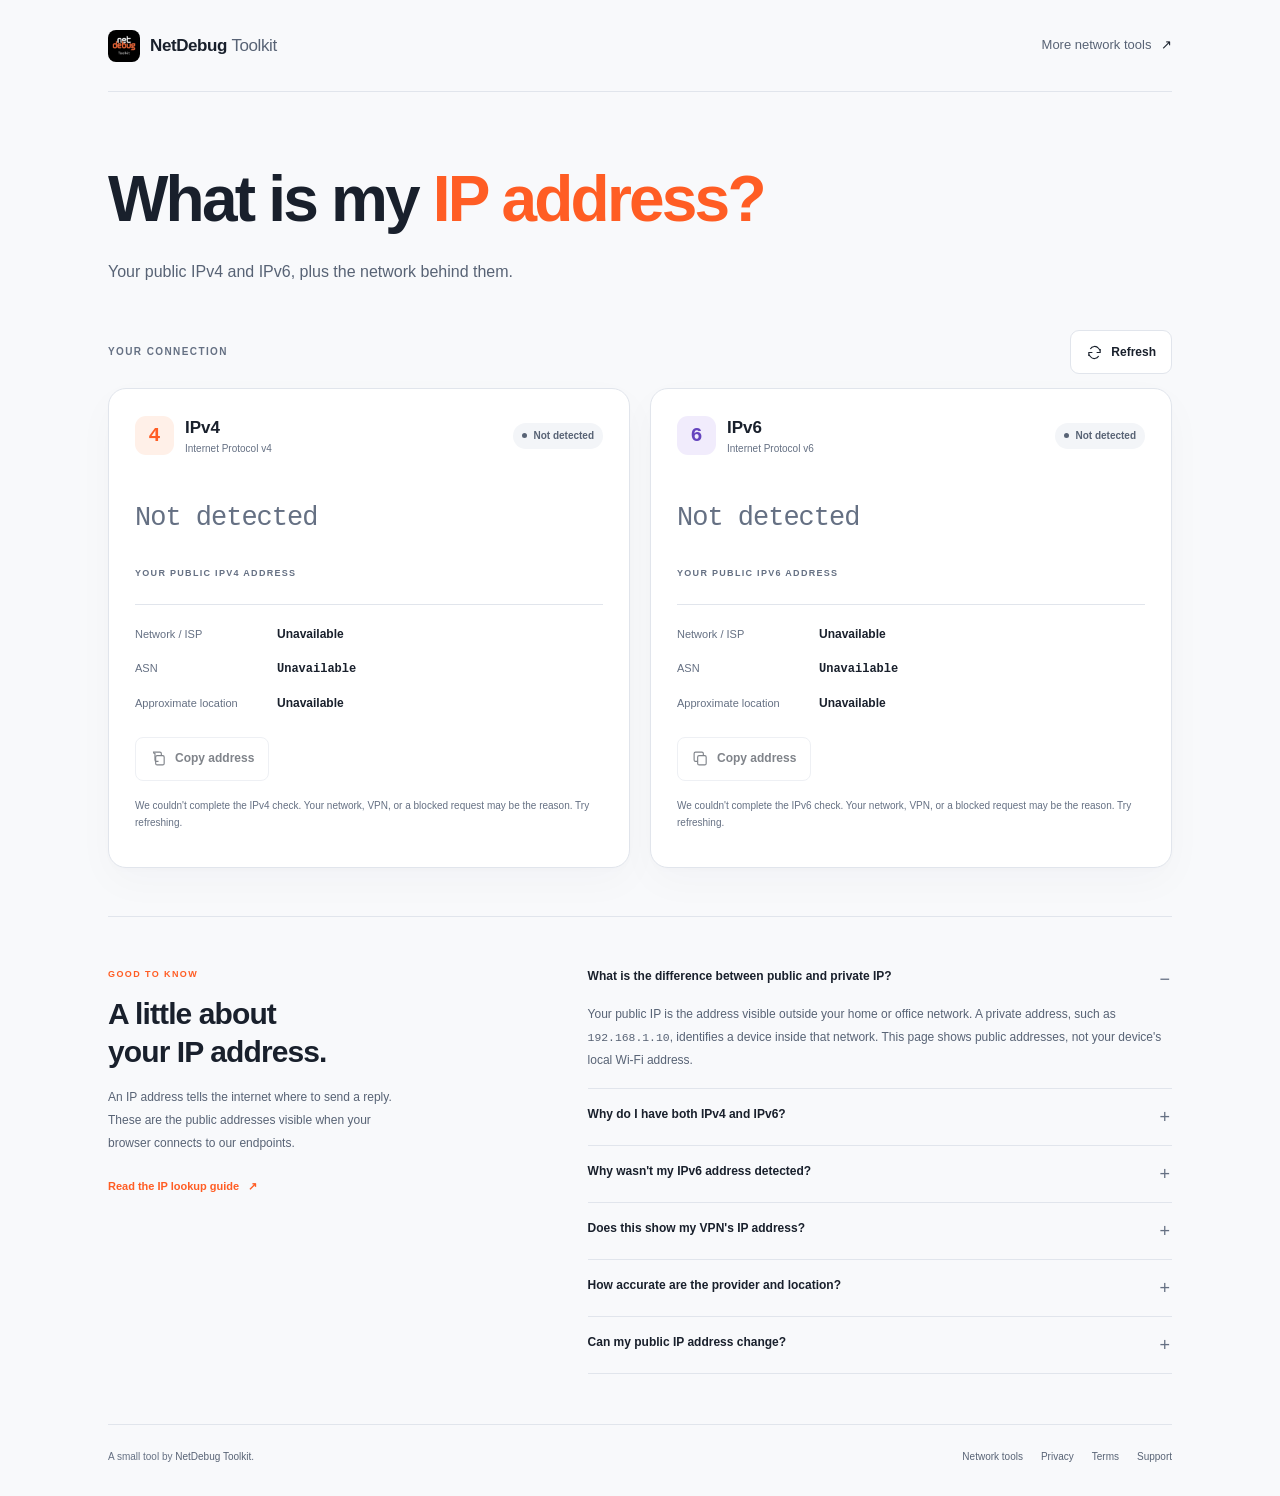
<file: index.html>
<!doctype html><html lang="en"><head><meta charset="utf-8"><meta name="viewport" content="width=device-width,initial-scale=1"><title>What Is My IP Address? IPv4 &amp; IPv6 | NetDebug Toolkit</title><meta name="description" content="See your public IPv4 and IPv6 addresses, network provider, ASN, and approximate location. A free, fast IP checker from NetDebug Toolkit."><link rel="canonical" href="https://ip.netdebug.app/"><meta name="robots" content="index, follow, max-image-preview:large, max-snippet:-1"><meta name="theme-color" content="#f8f9fb" media="(prefers-color-scheme: light)"><meta name="theme-color" content="#0c0f14" media="(prefers-color-scheme: dark)"><meta name="color-scheme" content="light dark"><meta name="referrer" content="strict-origin-when-cross-origin"><meta name="apple-itunes-app" content="app-id=6759454574"><link rel="icon" href="/favicon.ico" sizes="16x16 32x32 48x48"><link rel="icon" type="image/png" href="/assets/favicon-96.png" sizes="96x96"><link rel="apple-touch-icon" href="/apple-touch-icon.png"><link rel="manifest" href="/site.webmanifest"><script src="/assets/analytics.js" defer></script><meta property="og:type" content="website"><meta property="og:site_name" content="NetDebug Toolkit"><meta property="og:locale" content="en_US"><meta property="og:title" content="What Is My IP Address? IPv4 &amp; IPv6 | NetDebug Toolkit"><meta property="og:description" content="Your public IPv4 and IPv6, plus the network behind them. A simple, free IP checker from NetDebug Toolkit."><meta property="og:url" content="https://ip.netdebug.app/"><meta property="og:image" content="https://ip.netdebug.app/assets/og-image.png"><meta property="og:image:width" content="1200"><meta property="og:image:height" content="630"><meta property="og:image:alt" content="What is my IP address? Check your IPv4 and IPv6 with NetDebug Toolkit."><meta name="twitter:card" content="summary_large_image"><meta name="twitter:title" content="What Is My IP Address? IPv4 &amp; IPv6 | NetDebug Toolkit"><meta name="twitter:description" content="Your public IPv4 and IPv6, plus the network behind them. A simple, free IP checker from NetDebug Toolkit."><meta name="twitter:image" content="https://ip.netdebug.app/assets/og-image.png"><meta name="twitter:image:alt" content="What is my IP address? Check your IPv4 and IPv6 with NetDebug Toolkit."><link rel="stylesheet" href="/assets/style.css"><script type="application/ld+json">{"@context":"https://schema.org","@type":"WebSite","@id":"https://ip.netdebug.app/#website","name":"NetDebug Toolkit IP Checker","url":"https://ip.netdebug.app/","inLanguage":"en","publisher":{"@type":"Organization","name":"Developer Insider","url":"https://developerinsider.co/"}}</script><script type="application/ld+json">{"@context":"https://schema.org","@type":"WebApplication","@id":"https://ip.netdebug.app/#checker","name":"Public IPv4 and IPv6 Checker","url":"https://ip.netdebug.app/","description":"Check your public IPv4 and IPv6 addresses independently, with network provider, ASN, and approximate location from Cloudflare.","inLanguage":"en","image":"https://ip.netdebug.app/assets/og-image.png","applicationCategory":"UtilitiesApplication","operatingSystem":"Any","browserRequirements":"JavaScript enabled; internet access required","isAccessibleForFree":true,"offers":{"@type":"Offer","price":0,"priceCurrency":"USD","url":"https://ip.netdebug.app/"},"isPartOf":{"@id":"https://ip.netdebug.app/#website"},"publisher":{"@type":"Organization","name":"Developer Insider","url":"https://developerinsider.co/"},"softwareHelp":{"@type":"TechArticle","url":"https://netdebug.app/docs/public-ip-geo-asn.html","name":"Public IP + Geo/ASN guide"}}</script><script type="module" src="/assets/app.mjs?v=2"></script></head><body><a class="skip-link" href="#main">Skip to content</a><div class="wrap"><header class="nav"><a class="brand" href="https://netdebug.app/" aria-label="NetDebug Toolkit home"><img src="/assets/icon-192.png" width="32" height="32" alt=""> <span>NetDebug <strong>Toolkit</strong></span> </a><a class="nav-link" href="https://netdebug.app">More network tools <span aria-hidden="true">↗</span></a></header><main id="main"><section class="hero" aria-labelledby="page-title"><h1 id="page-title">What is my <span>IP address?</span></h1><p class="intro">Your public IPv4 and IPv6, plus the network behind them.</p></section><section class="checker" aria-label="Your public IP addresses"><div class="checker-toolbar"><p class="section-label">YOUR CONNECTION</p><button class="refresh" type="button" data-refresh disabled><svg class="icon" viewBox="0 0 24 24" fill="none" stroke="currentColor" stroke-width="1.6" aria-hidden="true"><path d="M20 7v5h-5M4 17v-5h5"/><path d="M6.1 7a7 7 0 0 1 11.5-1L20 9M4 15l2.4 3A7 7 0 0 0 17.9 17"/></svg><span>Refresh</span></button></div><noscript><p class="notice">Enable JavaScript to show your addresses here, or open the <a href="https://ipv4.netdebug.app/" rel="nofollow">IPv4 endpoint</a> and <a href="https://ipv6.netdebug.app/" rel="nofollow">IPv6 endpoint</a> directly. An endpoint may be unreachable on your current network.</p></noscript><div class="address-grid"><article class="ip-card" data-family="4" data-state="loading" aria-labelledby="ipv4-title" aria-busy="true" data-nosnippet><div class="card-top"><div class="protocol"><span class="protocol-icon" aria-hidden="true">4</span><h2 id="ipv4-title">IPv4<span>Internet Protocol v4</span></h2></div><p class="status" role="status" aria-live="polite"><span class="status-dot" aria-hidden="true"></span><span data-status>Checking connection</span></p></div><p class="ip-address" data-address>Checking...</p><p class="address-note">YOUR PUBLIC IPV4 ADDRESS</p><dl class="network-details"><div><dt>Network / ISP</dt><dd data-network>Checking...</dd></div><div><dt>ASN</dt><dd class="mono" data-asn>Checking...</dd></div><div><dt>Approximate location</dt><dd data-location>Checking...</dd></div></dl><div class="card-bottom"><button class="copy" type="button" data-copy aria-label="Copy IPv4 address" disabled><svg class="icon" viewBox="0 0 24 24" fill="none" stroke="currentColor" stroke-width="1.6" aria-hidden="true"><rect x="8" y="8" width="12" height="13" rx="2"/><path d="M16 8V5a2 2 0 0 0-2-2H5a2 2 0 0 0 2 2v9a2 2 0 0 0 2 2h3"/></svg><span>Copy address</span></button></div><p class="check-message" data-message></p><p class="copy-feedback" data-copy-feedback role="status" aria-live="polite"></p></article><article class="ip-card" data-family="6" data-state="loading" aria-labelledby="ipv6-title" aria-busy="true" data-nosnippet><div class="card-top"><div class="protocol"><span class="protocol-icon" aria-hidden="true">6</span><h2 id="ipv6-title">IPv6<span>Internet Protocol v6</span></h2></div><p class="status" role="status" aria-live="polite"><span class="status-dot" aria-hidden="true"></span><span data-status>Checking connection</span></p></div><p class="ip-address" data-address>Checking...</p><p class="address-note">YOUR PUBLIC IPV6 ADDRESS</p><dl class="network-details"><div><dt>Network / ISP</dt><dd data-network>Checking...</dd></div><div><dt>ASN</dt><dd class="mono" data-asn>Checking...</dd></div><div><dt>Approximate location</dt><dd data-location>Checking...</dd></div></dl><div class="card-bottom"><button class="copy" type="button" data-copy aria-label="Copy IPv6 address" disabled><svg class="icon" viewBox="0 0 24 24" fill="none" stroke="currentColor" stroke-width="1.6" aria-hidden="true"><rect x="8" y="8" width="12" height="13" rx="2"/><path d="M16 8V5a2 2 0 0 0-2-2H5a2 2 0 0 0-2 2v9a2 2 0 0 0 2 2h3"/></svg><span>Copy address</span></button></div><p class="check-message" data-message></p><p class="copy-feedback" data-copy-feedback role="status" aria-live="polite"></p></article></div></section><section class="explainer" aria-labelledby="understand-title"><div class="explainer-intro"><p class="eyebrow">GOOD TO KNOW</p><h2 id="understand-title">A little about<br>your IP address.</h2><p>An IP address tells the internet where to send a reply. These are the public addresses visible when your browser connects to our endpoints.</p><a class="text-link" href="https://netdebug.app/docs/public-ip-geo-asn.html">Read the IP lookup guide <span aria-hidden="true">↗</span></a></div><div class="faq"><details open><summary>What is the difference between public and private IP?</summary><p>Your public IP is the address visible outside your home or office network. A private address, such as <code>192.168.1.10</code>, identifies a device inside that network. This page shows public addresses, not your device's local Wi-Fi address.</p></details><details><summary>Why do I have both IPv4 and IPv6?</summary><p>IPv4 uses 32-bit addresses, usually written as four numbers separated by dots. IPv6 uses 128-bit addresses written in hexadecimal with colons. Networks that support both can use either, so this page checks each version separately.</p></details><details><summary>Why wasn't my IPv6 address detected?</summary><p>A failed IPv6 check can mean your network has no working IPv6 route. It can also be caused by a VPN, proxy, firewall, DNS filtering, or a temporary endpoint failure. It does not prove that your device or provider cannot support IPv6. Try refreshing or checking another network.</p></details><details><summary>Does this show my VPN's IP address?</summary><p>If your VPN or proxy carries the request, the endpoint sees its public exit address. IPv4 and IPv6 can follow different routes, so you may see different network providers or locations. This page reports the two observed connections and is not a complete VPN leak test.</p></details><details><summary>How accurate are the provider and location?</summary><p>Network and location details come from Cloudflare's IP metadata. The organization may be your ISP, mobile carrier, VPN provider, or another network owner. The city is an estimate and may describe a provider's gateway rather than your location. No GPS or browser location permission is used.</p></details><details><summary>Can my public IP address change?</summary><p>Yes. Changing networks, reconnecting your router, switching a VPN, or your provider's address allocation can change it. On networks with shared public IPv4, several customers may have the same address. Use Refresh to check again.</p></details></div></section></main><footer><p>A small tool by <a href="https://netdebug.app/">NetDebug Toolkit</a>.</p><nav aria-label="Footer"><a href="https://netdebug.app">Network tools</a><a href="https://netdebug.app/privacy.html">Privacy</a><a href="https://netdebug.app/terms.html">Terms</a><a href="https://netdebug.app/support.html">Support</a></nav></footer></div></body></html>
</file>
<file: assets/style.css>
:root{--lightningcss-light:initial;--lightningcss-dark: ;color-scheme:light dark;--bg:#f8f9fb;--surface:#fff;--surface-soft:#f3f5f8;--text:#19202c;--muted:#586375;--subtle:#657083;--line:#e1e5ec;--brand:#ff5d24;--brand-soft:#fff0e8;--purple:#6545be;--purple-soft:#f1ecfc;--green:#24734d;--green-soft:#ecf7f0;--shadow:0 3px 6px #1b254203, 0 14px 40px #1b254207;--mono:ui-monospace, SFMono-Regular, Menlo, Consolas, monospace}@media (prefers-color-scheme:dark){:root{--lightningcss-light: ;--lightningcss-dark:initial;--bg:#0c0f14;--surface:#13171f;--surface-soft:#1b202a;--text:#edf0f5;--muted:#a4aebe;--subtle:#929eaf;--line:#29303c;--brand-soft:#352219;--purple:#baa1ff;--purple-soft:#2a233d;--green:#8cd3a9;--green-soft:#1b3027;--shadow:0 3px 6px #00000008, 0 14px 40px #00000015}}*{box-sizing:border-box}body{background:var(--bg);color:var(--text);-webkit-font-smoothing:antialiased;margin:0;font:15px/1.6 -apple-system,BlinkMacSystemFont,Segoe UI,Roboto,Helvetica,Arial,sans-serif}button,a,summary{-webkit-tap-highlight-color:transparent}button{font:inherit}a{color:var(--brand);text-underline-offset:3px}a:hover{text-decoration-thickness:2px}button,summary{cursor:pointer}:focus-visible{outline:3px solid var(--brand);outline-offset:5px;border-radius:4px}button:disabled{opacity:.55;cursor:default}.wrap{max-width:1120px;margin:auto;padding:0 28px}.skip-link{z-index:5;background:var(--surface);padding:12px 20px;position:absolute;top:-100px;left:16px}.skip-link:focus{top:8px}.nav{border-bottom:1px solid var(--line);justify-content:space-between;align-items:center;gap:20px;min-height:92px;display:flex}.brand{color:var(--text);letter-spacing:-.4px;align-items:center;gap:10px;font-size:17px;font-weight:600;text-decoration:none;display:flex}.brand img{border-radius:8px}.brand strong{color:var(--muted);font-weight:400}.nav-link{color:var(--muted);font-size:13px;text-decoration:none}.nav-link span{color:var(--text);margin-left:6px}.hero{padding:72px 0 44px}.eyebrow{color:var(--muted);letter-spacing:1.7px;align-items:center;gap:10px;margin:0 0 20px;font-size:10px;font-weight:650;display:flex}h1{letter-spacing:-2.8px;margin:0 0 22px;font-size:clamp(38px,5.4vw,64px);font-weight:650;line-height:1.12}h1 span{color:var(--brand)}.intro{color:var(--muted);margin:0;font-size:16px;line-height:1.8}.checker{padding-bottom:48px}.checker-toolbar{justify-content:space-between;align-items:center;gap:20px;margin-bottom:14px;display:flex}.section-label{color:var(--subtle);letter-spacing:1.4px;margin:0;font-size:10px;font-weight:700}.icon{flex-shrink:0;width:17px;height:17px}.refresh{border:1px solid var(--line);min-height:44px;color:var(--text);background:var(--surface);border-radius:9px;justify-content:center;align-items:center;gap:8px;padding:8px 15px;font-size:12px;font-weight:600;display:inline-flex}.refresh:hover,.copy:hover:not(:disabled){background:var(--surface-soft)}.address-grid{grid-template-columns:repeat(2,minmax(0,1fr));gap:20px;display:grid}.ip-card{border:1px solid var(--line);background:var(--surface);min-width:0;box-shadow:var(--shadow);border-radius:18px;padding:26px 26px 16px}.card-top{flex-wrap:wrap;justify-content:space-between;align-items:center;gap:12px;display:flex}.protocol{align-items:center;gap:11px;display:flex}.protocol-icon{background:var(--brand-soft);width:39px;height:39px;color:var(--brand);font:600 20px/1 var(--mono);border-radius:11px;place-content:center;display:grid}[data-family="6"] .protocol-icon{color:var(--purple);background:var(--purple-soft)}.protocol h2{margin:0;font-size:17px;font-weight:650;line-height:1.5}.protocol h2 span{color:var(--subtle);font-size:10px;font-weight:400;display:block}.status{background:var(--surface-soft);color:var(--muted);border-radius:20px;align-items:center;gap:6px;margin:0;padding:5px 9px;font-size:10px;font-weight:550;display:flex}.status-dot{background:currentColor;border-radius:50%;flex-shrink:0;width:5px;height:5px}[data-state=success] .status{color:var(--green);background:var(--green-soft)}[data-state=loading] .status-dot{animation:1.4s ease-in-out infinite pulse}.ip-address{min-height:94px;color:var(--text);font:500 clamp(26px, 3.2vw, 38px)/1.45 var(--mono);letter-spacing:-1.1px;overflow-wrap:anywhere;-webkit-user-select:all;user-select:all;align-items:center;margin:16px 0 0;display:flex}[data-family="6"] .ip-address{letter-spacing:-.7px;font-size:clamp(22px,2.25vw,27px)}[data-state=loading] .ip-address,[data-state=unavailable] .ip-address{color:var(--subtle);letter-spacing:-1px;font-size:27px}.address-note{color:var(--subtle);letter-spacing:1.3px;margin:0 0 24px;font-size:9px;font-weight:600}.network-details{border-top:1px solid var(--line);gap:15px;margin:0 0 24px;padding:20px 0 0;display:grid}.network-details div{grid-template-columns:132px minmax(0,1fr);align-items:baseline;gap:10px;display:grid}.network-details dt{color:var(--subtle);font-size:11px}.network-details dd{overflow-wrap:anywhere;margin:0;font-size:12px;font-weight:550}.mono{font-family:var(--mono)}.card-bottom{justify-content:space-between;align-items:center;gap:12px;display:flex}.copy{border:1px solid var(--line);background:var(--surface);min-height:44px;color:var(--text);border-radius:8px;justify-content:center;align-items:center;gap:8px;padding:9px 14px;font-size:12px;font-weight:550;display:inline-flex}.check-message{min-height:36px;color:var(--subtle);margin:16px 0 0;font-size:10px;line-height:1.7}.copy-feedback{min-height:18px;color:var(--brand);margin:0;font-size:10px}.explainer{border-top:1px solid var(--line);grid-template-columns:.8fr 1.2fr;gap:90px;padding:50px 0;display:grid}.explainer .eyebrow{color:var(--brand);letter-spacing:1.4px;margin-bottom:14px;font-size:9px}.explainer h2{letter-spacing:-.9px;margin:0 0 16px;font-size:30px;font-weight:600;line-height:1.25}.explainer-intro>p:not(.eyebrow){max-width:300px;color:var(--muted);margin:0 0 18px;font-size:12px;line-height:1.9}.text-link{font-size:11px;font-weight:600;text-decoration:none}.text-link span{margin-left:6px}.faq details{border-bottom:1px solid var(--line);margin-bottom:16px;padding:0 0 16px}.faq details:last-child{margin-bottom:0}.faq summary{min-height:24px;padding-right:24px;font-size:12px;font-weight:600;list-style:none;position:relative}.faq summary::-webkit-details-marker{display:none}.faq summary:after{content:"+";color:var(--subtle);font-size:18px;font-weight:400;position:absolute;top:-2px;right:2px}.faq details[open] summary:after{content:"−"}.faq p{color:var(--muted);margin:12px 0 0;font-size:12px;line-height:1.9}code{font-family:var(--mono);font-size:.95em}footer{border-top:1px solid var(--line);color:var(--subtle);flex-wrap:wrap;justify-content:space-between;align-items:center;gap:12px 24px;padding:24px 0 32px;font-size:10px;display:flex}footer p{margin:0}footer a{color:var(--muted);text-decoration:none}footer nav{flex-wrap:wrap;gap:18px;display:flex}.notice{background:var(--brand-soft);color:var(--text);border-radius:10px;margin:0 0 20px;padding:18px}.not-found{min-height:65vh;padding:90px 0}.not-found h1{font-size:clamp(36px,6vw,64px)}.not-found p{color:var(--muted);max-width:480px}@keyframes pulse{50%{opacity:.3}}@media (max-width:900px){.ip-card{padding:22px 20px 14px}.network-details div{grid-template-columns:1fr;gap:3px}.explainer{gap:44px}}@media (max-width:680px){.wrap{padding:0 20px}.nav{flex-wrap:wrap;gap:10px;min-height:78px;padding:16px 0}.brand{gap:8px;font-size:15px}.brand img{width:28px;height:28px}.nav-link{font-size:11px}.hero{padding:44px 0 30px}.eyebrow{letter-spacing:1.25px;gap:8px;margin-bottom:18px;font-size:8px}h1{letter-spacing:-1.8px;max-width:520px;margin-bottom:18px;font-size:clamp(38px,7.6vw,52px)}.intro{font-size:13px}.address-grid{grid-template-columns:minmax(0,1fr);gap:16px}.network-details div{grid-template-columns:126px minmax(0,1fr);gap:10px}.ip-address{min-height:88px;font-size:33px}[data-family="6"] .ip-address{font-size:24px}.check-message{font-size:11px}.explainer{grid-template-columns:1fr;gap:28px;padding:36px 0}.explainer h2{font-size:28px}.explainer h2 br{display:none}.explainer-intro>p:not(.eyebrow){max-width:100%;font-size:13px}.faq summary{min-height:30px;font-size:13px}.faq p{font-size:13px}}@media (max-width:360px){.ip-card{padding:20px 16px 12px}.network-details div{grid-template-columns:1fr;gap:3px}.status{font-size:9px}.ip-address{font-size:28px}[data-family="6"] .ip-address{font-size:22px}}@media (prefers-reduced-motion:reduce){*,:before,:after{scroll-behavior:auto!important;animation:none!important}}
</file>
